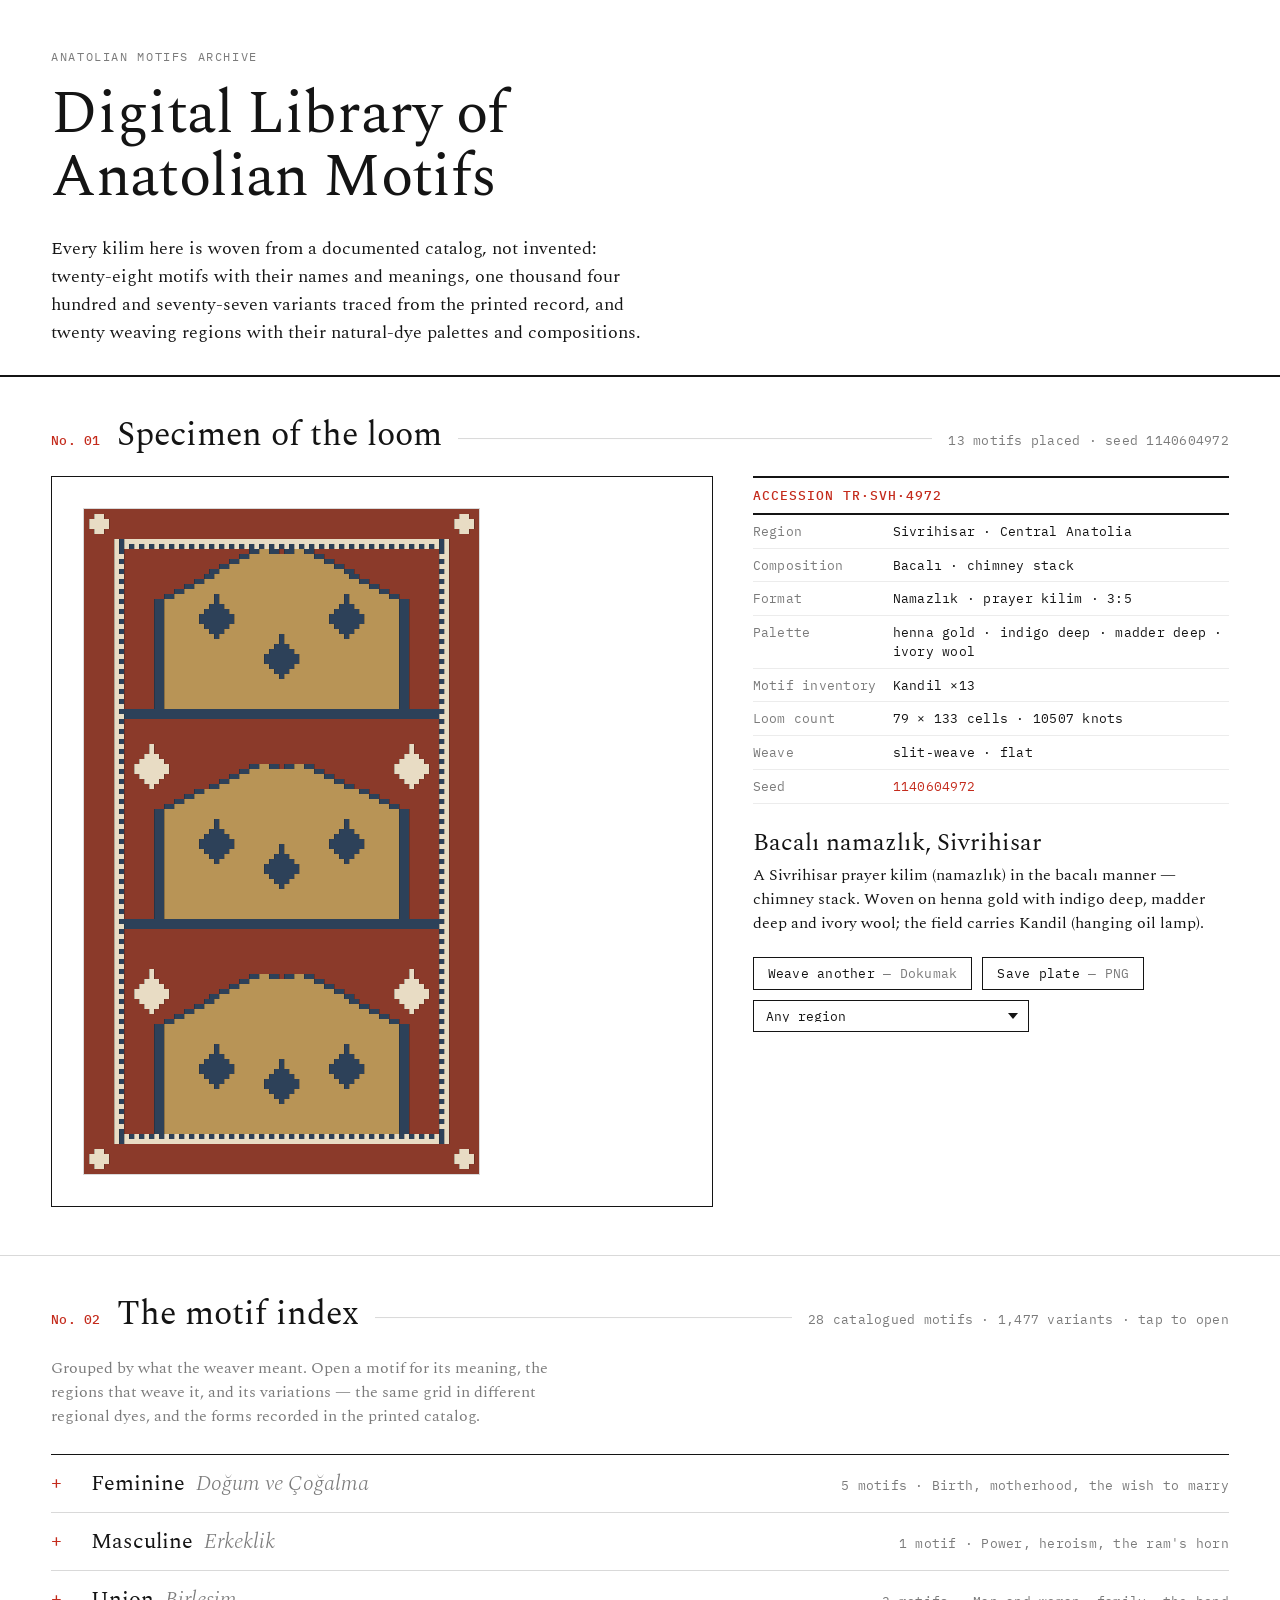
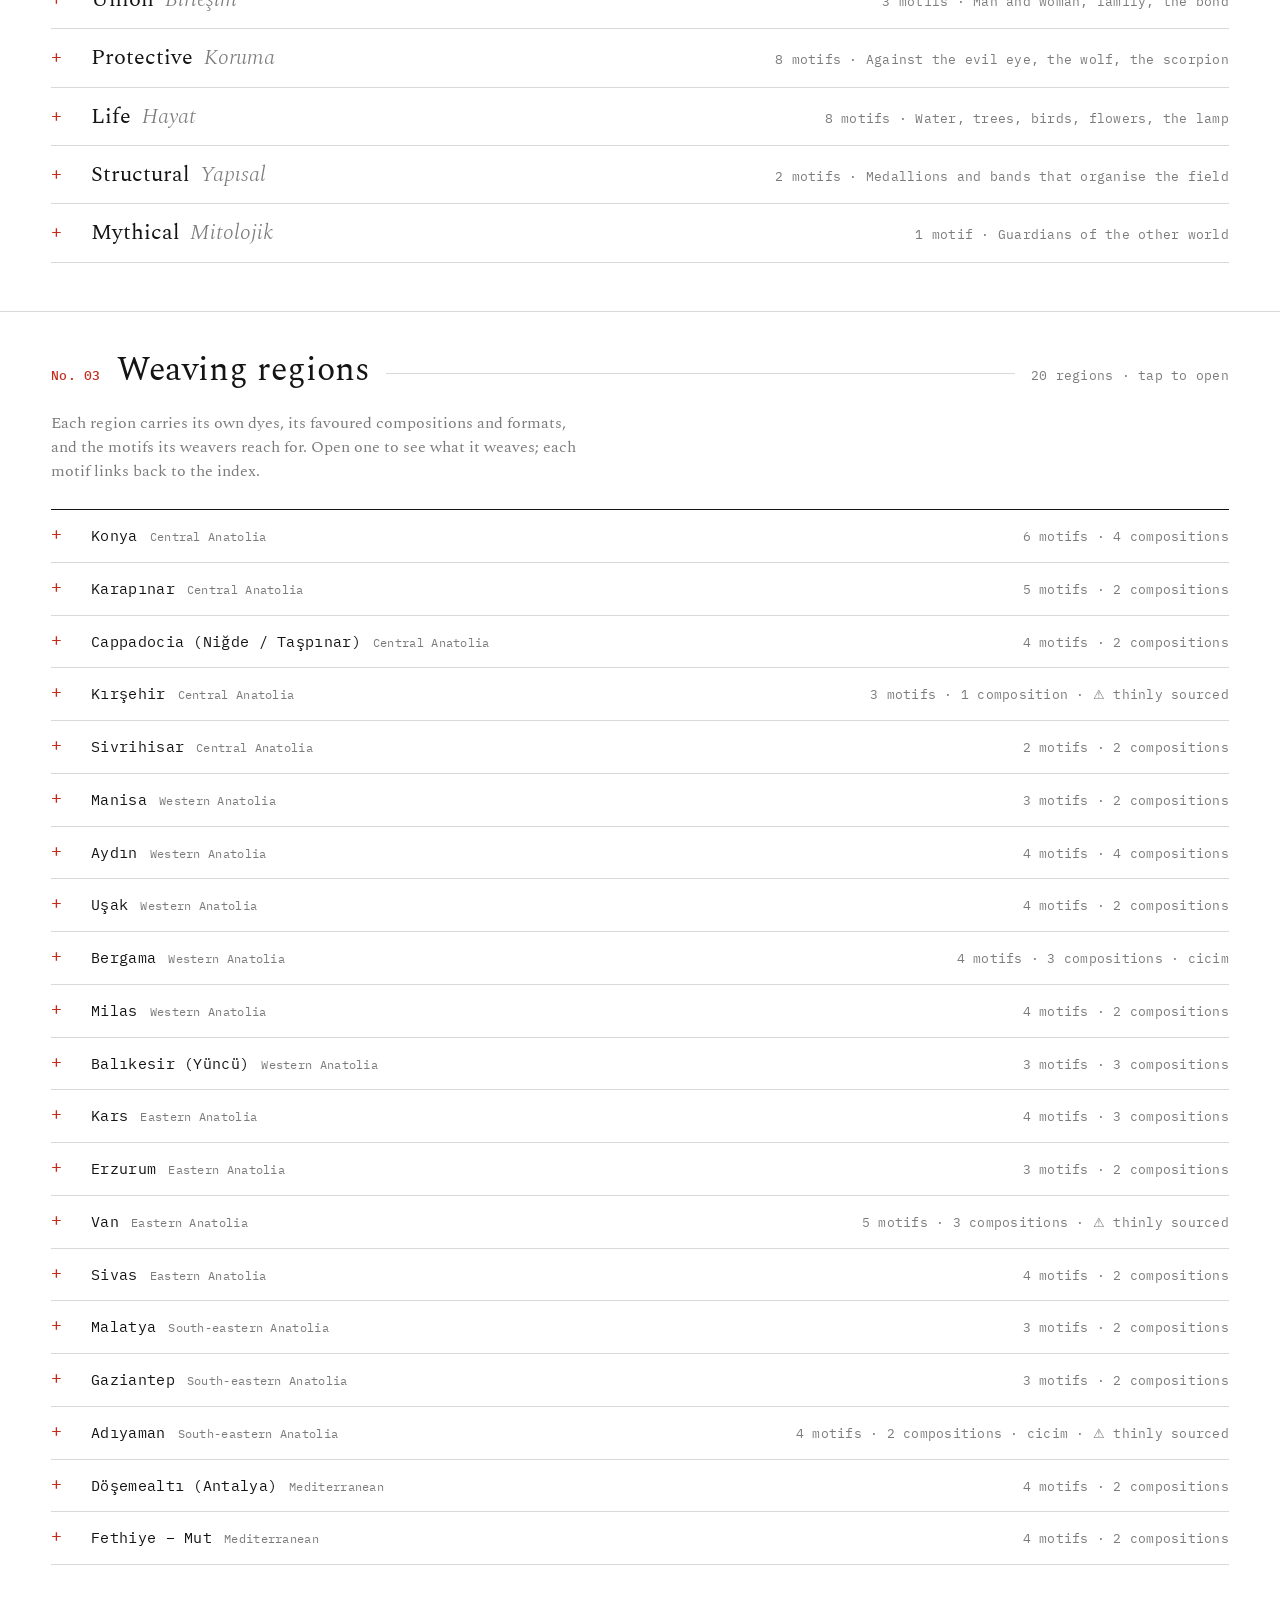
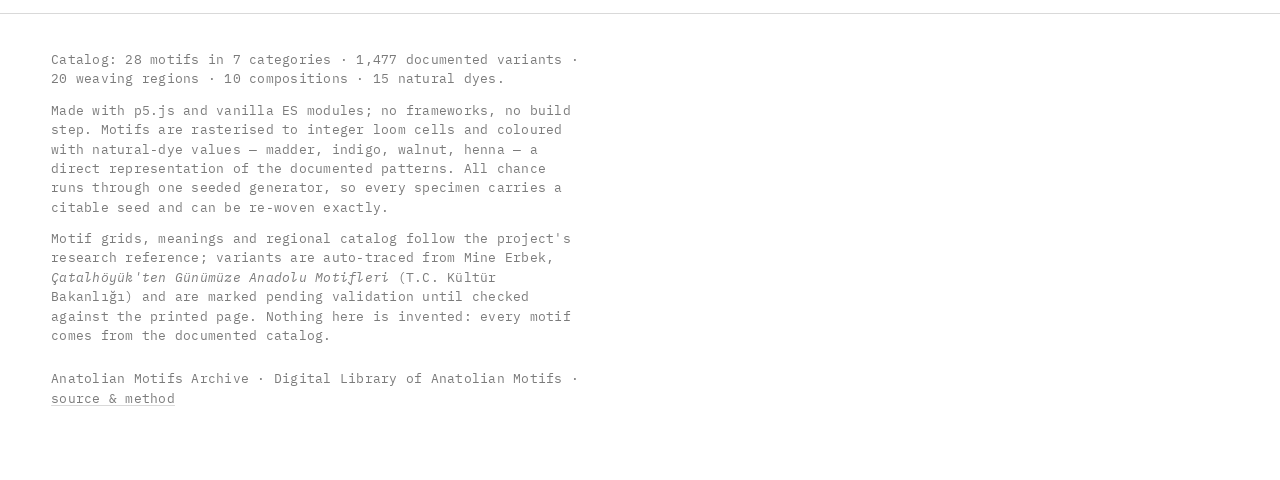
<file: index.html>
<!DOCTYPE html>
<html lang="en">
<head>
  <meta charset="utf-8" />
  <meta name="viewport" content="width=device-width, initial-scale=1" />
  <title>Digital Library of Anatolian Motifs</title>
  <meta name="description" content="A generative, research-grounded digital library of Anatolian kilims: 28 catalogued motifs with 1,477 documented variants, 20 weaving regions, and a live loom that weaves a citable specimen from a seed." />
  <meta name="theme-color" content="#ffffff" />
  <link rel="icon" href="./assets/favicon.svg" type="image/svg+xml" />
  <link rel="apple-touch-icon" href="./assets/favicon-180.png" />

  <meta property="og:type" content="website" />
  <meta property="og:title" content="Digital Library of Anatolian Motifs" />
  <meta property="og:description" content="Real Anatolian kilim motifs, woven live on a simulated loom. 28 motifs, 1,477 documented variants, 20 regions, every specimen citable by seed." />
  <meta property="og:image" content="./assets/og-image.png" />
  <meta property="og:image:width" content="1200" />
  <meta property="og:image:height" content="630" />
  <meta name="twitter:card" content="summary_large_image" />
  <meta name="twitter:title" content="Digital Library of Anatolian Motifs" />
  <meta name="twitter:description" content="Real Anatolian kilim motifs, woven live on a simulated loom. Every specimen carries a citable seed." />
  <meta name="twitter:image" content="./assets/og-image.png" />

  <link rel="preconnect" href="https://fonts.googleapis.com" />
  <link rel="preconnect" href="https://fonts.gstatic.com" crossorigin />
  <link href="https://fonts.googleapis.com/css2?family=IBM+Plex+Mono:ital,wght@0,400;0,500;1,400&family=Spectral:ital,wght@0,300;0,400;0,500;1,300;1,400&display=swap" rel="stylesheet" />
  <link rel="stylesheet" href="./style.css" />
  <!-- p5.js — the only library (CLAUDE.md §1), vendored so the site is self-contained -->
  <script src="./vendor/p5.min.js"></script>
</head>
<body>
  <a class="skip" href="#specimen">Skip to the specimen</a>

  <header class="masthead">
    <p class="eyebrow mono">Anatolian Motifs Archive</p>
    <h1>Digital Library of Anatolian Motifs</h1>
    <p class="lede">Every kilim here is woven from a documented catalog, not invented: twenty-eight motifs with their names and meanings, one thousand four hundred and seventy-seven variants traced from the printed record, and twenty weaving regions with their natural-dye palettes and compositions.</p>
  </header>

  <main>
    <!-- No. 01 — Specimen of the loom -->
    <section class="section" id="specimen" aria-labelledby="h-specimen">
      <div class="section-head">
        <span class="num mono">No. 01</span>
        <h2 id="h-specimen">Specimen of the loom</h2>
        <span class="rule" aria-hidden="true"></span>
        <span class="count mono" id="specimen-count">woven live · citable by seed</span>
      </div>

      <div class="specimen">
        <figure class="plate">
          <div class="mat" id="stage" aria-label="The woven kilim, rendered live on a simulated loom">
            <!-- p5 mounts its canvas here -->
          </div>
          <div class="label mono" id="hover-label" role="status" aria-live="polite" hidden></div>
        </figure>

        <div class="accession">
          <div class="acc-block mono">
            <div class="acc-head" id="acc-number">ACCESSION —</div>
            <dl class="acc-rows">
              <div><dt>Region</dt><dd id="acc-region">—</dd></div>
              <div><dt>Composition</dt><dd id="acc-composition">—</dd></div>
              <div><dt>Format</dt><dd id="acc-format">—</dd></div>
              <div><dt>Palette</dt><dd id="acc-palette">—</dd></div>
              <div><dt>Motif inventory</dt><dd id="acc-inventory">—</dd></div>
              <div><dt>Loom count</dt><dd id="acc-loom">—</dd></div>
              <div><dt>Weave</dt><dd id="acc-weave">—</dd></div>
              <div><dt>Seed</dt><dd id="acc-seed" class="accent">—</dd></div>
            </dl>
          </div>
          <h3 class="spec-title" id="spec-title">—</h3>
          <p class="spec-desc" id="spec-desc">—</p>

          <div class="actions">
            <button class="btn mono" id="btn-weave" type="button">Weave another <span class="tr">— Dokumak</span></button>
            <button class="btn mono" id="btn-save" type="button">Save plate <span class="tr">— PNG</span></button>
            <label class="select mono">
              <span class="visually-hidden">Region</span>
              <select id="sel-region" aria-label="Choose a weaving region for the next specimen">
                <option value="">Any region</option>
              </select>
            </label>
          </div>
        </div>
      </div>
    </section>

    <!-- No. 02 — The motif index -->
    <section class="section" id="index" aria-labelledby="h-index">
      <div class="section-head">
        <span class="num mono">No. 02</span>
        <h2 id="h-index">The motif index</h2>
        <span class="rule" aria-hidden="true"></span>
        <span class="count mono" id="index-count">— catalogued motifs · tap to open</span>
      </div>
      <p class="section-note">Grouped by what the weaver meant. Open a motif for its meaning, the regions that weave it, and its variations — the same grid in different regional dyes, and the forms recorded in the printed catalog.</p>
      <div class="accordion" id="motif-accordion"></div>
    </section>

    <!-- No. 03 — Weaving regions -->
    <section class="section" id="regions" aria-labelledby="h-regions">
      <div class="section-head">
        <span class="num mono">No. 03</span>
        <h2 id="h-regions">Weaving regions</h2>
        <span class="rule" aria-hidden="true"></span>
        <span class="count mono" id="regions-count">— regions · tap to open</span>
      </div>
      <p class="section-note">Each region carries its own dyes, its favoured compositions and formats, and the motifs its weavers reach for. Open one to see what it weaves; each motif links back to the index.</p>
      <div class="accordion" id="region-accordion"></div>
    </section>
  </main>

  <footer class="colophon mono">
    <p id="colophon-sizes">—</p>
    <p>Made with p5.js and vanilla ES modules; no frameworks, no build step. Motifs are rasterised to integer loom cells and coloured with natural-dye values — madder, indigo, walnut, henna — a direct representation of the documented patterns. All chance runs through one seeded generator, so every specimen carries a citable seed and can be re-woven exactly.</p>
    <p>Motif grids, meanings and regional catalog follow the project's research reference; variants are auto-traced from Mine Erbek, <i>Çatalhöyük'ten Günümüze Anadolu Motifleri</i> (T.C. Kültür Bakanlığı) and are marked pending validation until checked against the printed page. Nothing here is invented: every motif comes from the documented catalog.</p>
    <p class="quiet">Anatolian Motifs Archive · Digital Library of Anatolian Motifs · <a id="colophon-repo" href="./README.md">source &amp; method</a></p>
  </footer>

  <script type="module" src="./src/sketch.js"></script>
</body>
</html>
</file>
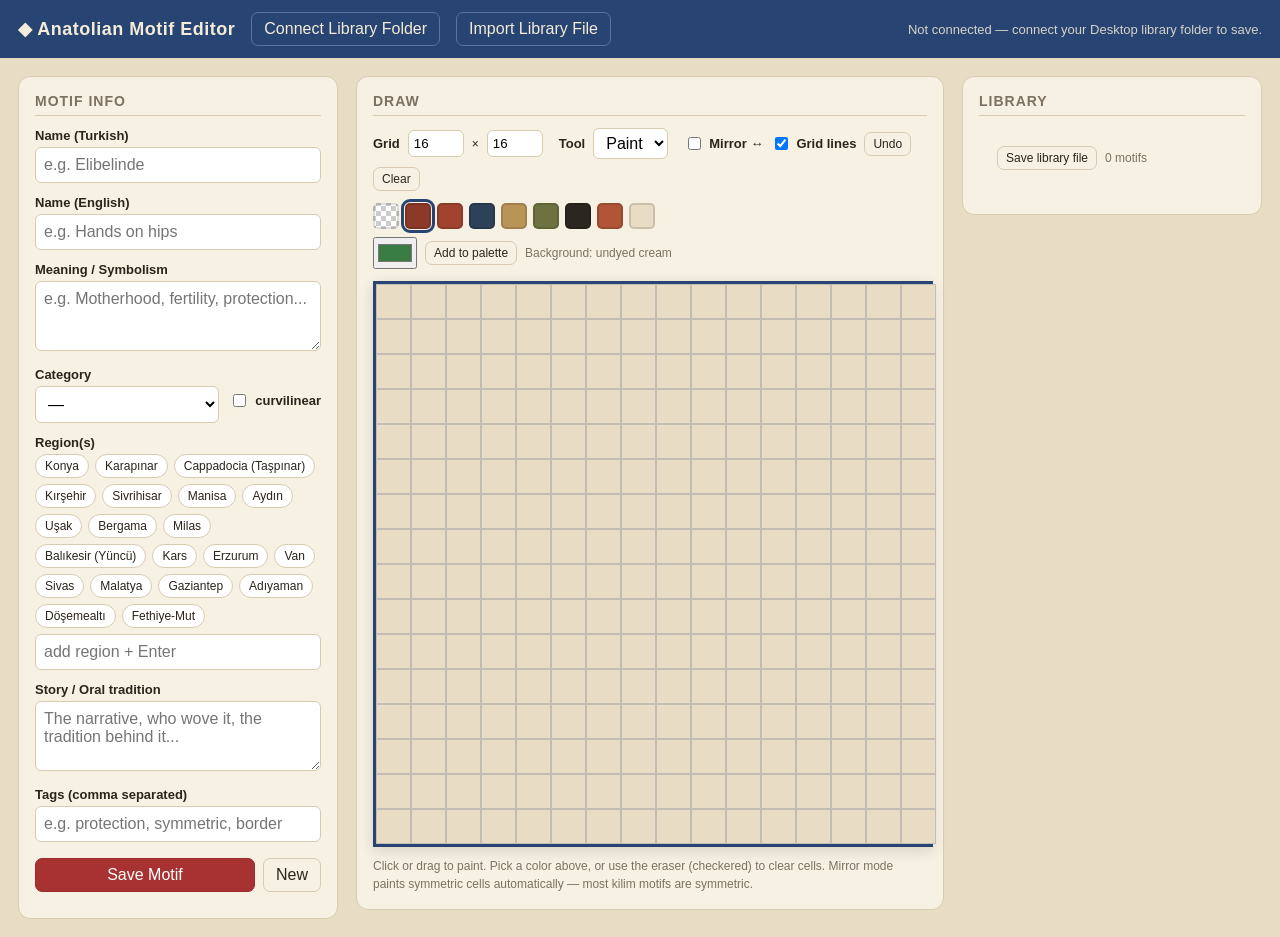
<file: motif-editor.html>
<!DOCTYPE html>
<html lang="en">
<head>
<meta charset="UTF-8">
<meta name="viewport" content="width=device-width, initial-scale=1.0">
<title>Anatolian Motif Editor</title>
<style>
  :root{
    --cream:#efe6d0; --ink:#2b241c; --madder:#a83232; --indigo:#274472;
    --panel:#f7f1e3; --line:#d8cbb0; --accent:#9b2d2d; --muted:#7d7160;
  }
  *{box-sizing:border-box;}
  body{margin:0;font-family:-apple-system,Segoe UI,Roboto,Helvetica,Arial,sans-serif;
    background:#e7dcc4;color:var(--ink);}
  header{background:var(--indigo);color:#f4ecd8;padding:12px 18px;display:flex;
    align-items:center;gap:16px;flex-wrap:wrap;}
  header h1{font-size:18px;margin:0;letter-spacing:.5px;}
  header .status{font-size:13px;opacity:.85;margin-left:auto;}
  button{font:inherit;border:1px solid var(--line);background:var(--panel);color:var(--ink);
    padding:7px 12px;border-radius:7px;cursor:pointer;}
  button:hover{background:#fff;}
  button.primary{background:var(--madder);color:#fff;border-color:var(--accent);}
  button.primary:hover{background:#8f2a2a;}
  button.ghost{background:transparent;color:#f4ecd8;border-color:#5a749b;}
  button.ghost:hover{background:#31527f;}
  button.small{padding:4px 8px;font-size:12px;}
  .wrap{display:flex;gap:18px;padding:18px;align-items:flex-start;flex-wrap:wrap;}
  .col{background:var(--panel);border:1px solid var(--line);border-radius:12px;padding:16px;}
  .col.form{width:320px;}
  .col.canvas{flex:1;min-width:360px;}
  .col.gallery{width:300px;}
  h2{font-size:14px;text-transform:uppercase;letter-spacing:1px;color:var(--muted);
    margin:0 0 12px;border-bottom:1px solid var(--line);padding-bottom:6px;}
  label{display:block;font-size:13px;font-weight:600;margin:12px 0 4px;}
  input[type=text],textarea,select{width:100%;padding:8px;border:1px solid var(--line);
    border-radius:6px;background:#fff;font:inherit;}
  textarea{resize:vertical;min-height:70px;}
  .regions{display:flex;flex-wrap:wrap;gap:6px;margin-top:4px;}
  .chip{font-size:12px;padding:4px 9px;border:1px solid var(--line);border-radius:20px;
    background:#fff;cursor:pointer;user-select:none;}
  .chip.on{background:var(--indigo);color:#fff;border-color:var(--indigo);}
  .toolbar{display:flex;flex-wrap:wrap;gap:8px;align-items:center;margin-bottom:12px;}
  .palette{display:flex;flex-wrap:wrap;gap:6px;margin:8px 0;}
  .sw{width:26px;height:26px;border-radius:5px;border:2px solid #0002;cursor:pointer;position:relative;}
  .sw.on{outline:3px solid var(--indigo);outline-offset:1px;}
  .sw.erase{background:repeating-conic-gradient(#ccc 0% 25%,#fff 0% 50%) 50%/10px 10px;}
  #gridHost{display:inline-block;border:3px solid var(--indigo);background:var(--cream);
    line-height:0;box-shadow:0 4px 14px #0002;touch-action:none;}
  .cell{width:100%;height:100%;}
  #gridHost.lines .cell{box-shadow:inset 0 0 0 1px rgba(39,68,114,.20);}
  .gitem{display:flex;gap:10px;align-items:center;padding:7px;border:1px solid var(--line);
    border-radius:8px;margin-bottom:8px;background:#fff;}
  .gitem img{width:46px;height:46px;image-rendering:pixelated;border:1px solid var(--line);background:var(--cream);}
  .gitem .meta{flex:1;min-width:0;}
  .gitem .meta b{font-size:13px;display:block;overflow:hidden;text-overflow:ellipsis;white-space:nowrap;}
  .gitem .meta span{font-size:11px;color:var(--muted);}
  .hint{font-size:12px;color:var(--muted);line-height:1.5;margin-top:10px;}
  .row{display:flex;gap:8px;align-items:center;}
  .row.wrap{flex-wrap:wrap;}
  select.mini{width:auto;padding:5px 8px;}
</style>
</head>
<body>
<header>
  <h1>◆ Anatolian Motif Editor</h1>
  <button class="ghost" id="btnConnect">Connect Library Folder</button>
  <button class="ghost" id="btnImport">Import Library File</button>
  <span class="status" id="status">Not connected — connect your Desktop library folder to save.</span>
</header>

<div class="wrap">
  <!-- METADATA -->
  <div class="col form">
    <h2>Motif Info</h2>
    <label>Name (Turkish)</label>
    <input type="text" id="nameTr" placeholder="e.g. Elibelinde">
    <label>Name (English)</label>
    <input type="text" id="nameEn" placeholder="e.g. Hands on hips">
    <label>Meaning / Symbolism</label>
    <textarea id="meaning" placeholder="e.g. Motherhood, fertility, protection..."></textarea>
    <div class="row" style="gap:10px;">
      <div style="flex:1;">
        <label>Category</label>
        <select id="category">
          <option value="">—</option>
          <option value="protective">protective</option>
          <option value="feminine">feminine</option>
          <option value="masculine">masculine</option>
          <option value="union">union</option>
          <option value="life">life</option>
          <option value="mythical">mythical</option>
          <option value="structural">structural</option>
        </select>
      </div>
      <label style="display:flex;align-items:center;gap:6px;margin-top:26px;white-space:nowrap;">
        <input type="checkbox" id="curv"> curvilinear</label>
    </div>
    <label>Region(s)</label>
    <div class="regions" id="regions"></div>
    <input type="text" id="regionAdd" placeholder="add region + Enter" style="margin-top:6px;">
    <label>Story / Oral tradition</label>
    <textarea id="story" placeholder="The narrative, who wove it, the tradition behind it..."></textarea>
    <label>Tags (comma separated)</label>
    <input type="text" id="tags" placeholder="e.g. protection, symmetric, border">
    <div class="row" style="margin-top:16px;gap:8px;">
      <button class="primary" id="btnSave" style="flex:1;">Save Motif</button>
      <button id="btnNew">New</button>
    </div>
    <div class="hint" id="editingHint"></div>
  </div>

  <!-- CANVAS -->
  <div class="col canvas">
    <h2>Draw</h2>
    <div class="toolbar">
      <span style="font-size:13px;font-weight:600;">Grid</span>
      <input type="number" id="gw" min="3" max="128" value="16" title="width (columns)"
        style="width:56px;padding:5px;border:1px solid var(--line);border-radius:6px;">
      <span style="font-size:12px;">×</span>
      <input type="number" id="gh" min="3" max="128" value="16" title="height (rows)"
        style="width:56px;padding:5px;border:1px solid var(--line);border-radius:6px;">
      <span style="font-size:13px;font-weight:600;margin-left:8px;">Tool</span>
      <select class="mini" id="tool">
        <option value="paint">Paint</option>
        <option value="fill">Fill</option>
      </select>
      <label style="display:inline-flex;align-items:center;gap:5px;font-size:13px;font-weight:600;margin:0 0 0 8px;">
        <input type="checkbox" id="mirror"> Mirror ↔</label>
      <label style="display:inline-flex;align-items:center;gap:5px;font-size:13px;font-weight:600;margin:0;">
        <input type="checkbox" id="gridLines" checked> Grid lines</label>
      <button class="small" id="btnUndo">Undo</button>
      <button class="small" id="btnClear">Clear</button>
    </div>
    <div class="palette" id="palette"></div>
    <div class="row" style="margin-bottom:12px;">
      <input type="color" id="colorPick" value="#3a7d44" style="width:44px;height:32px;padding:2px;">
      <button class="small" id="btnAddColor">Add to palette</button>
      <span class="hint" style="margin:0;">Background: undyed cream</span>
    </div>
    <div id="gridHost"></div>
    <div class="hint">Click or drag to paint. Pick a color above, or use the eraser (checkered) to clear cells. Mirror mode paints symmetric cells automatically — most kilim motifs are symmetric.</div>
  </div>

  <!-- GALLERY -->
  <div class="col gallery">
    <h2>Library</h2>
    <div class="row wrap" style="margin-bottom:10px;">
      <button class="small" id="btnExportAll">Save library file</button>
      <span class="hint" style="margin:0;" id="countHint">0 motifs</span>
    </div>
    <div id="gallery"></div>
  </div>
</div>

<script>
/* ---------- State ---------- */
let COLS = 16, ROWS = 16;    // grid width (columns) and height (rows)
let BG = '#E8DCC4';          // undyed ivory wool ground
let cells = [];              // 2D array [ROWS][COLS] of hex or null
let palette = ['#8B3A2A','#A0432F','#2D4159','#B89456','#6E7240','#2C2620','#B05535','#E8DCC4'];
let current = palette[0];
let erasing = false;
let history = [];
let painting = false;
let editingId = null;        // if editing an existing motif
let dirHandle = null;        // File System Access folder handle
let library = [];            // in-memory index of {id,nameTr,nameEn,...,thumb}
const selectedRegions = new Set();
const REGIONS = ['Konya','Karapınar','Cappadocia (Taşpınar)','Kırşehir','Sivrihisar',
  'Manisa','Aydın','Uşak','Bergama','Milas','Balıkesir (Yüncü)','Kars','Erzurum','Van',
  'Sivas','Malatya','Gaziantep','Adıyaman','Döşemealtı','Fethiye-Mut'];
const CATEGORIES = ['','protective','feminine','masculine','union','life','mythical','structural'];

/* ---------- Grid ---------- */
function blankCells(w,h){return Array.from({length:h},()=>Array.from({length:w},()=>null));}
function buildGrid(){
  const host=document.getElementById('gridHost');
  // grids now go to 128 (border bands); allow cells down to 4px so wide bands still fit
  const px=Math.max(4,Math.floor(560/Math.max(COLS,ROWS)));
  const gl=document.getElementById('gridLines');
  host.classList.toggle('lines', gl?gl.checked:true);
  host.style.display='grid';
  host.style.gridTemplateColumns='repeat('+COLS+','+px+'px)';
  host.style.gridAutoRows=px+'px';
  host.style.width=(px*COLS)+'px';
  host.innerHTML='';
  for(let r=0;r<ROWS;r++){
    for(let c=0;c<COLS;c++){
      const d=document.createElement('div');
      d.className='cell';
      d.style.background=cells[r][c]||BG;
      d.dataset.r=r;d.dataset.c=c;
      host.appendChild(d);
    }
  }
}
// Resize while preserving whatever already overlaps (so validating a motif never wipes it)
function resizeGrid(w,h){
  w=Math.max(3,Math.min(128,w||COLS));h=Math.max(3,Math.min(128,h||ROWS));
  const nc=blankCells(w,h);
  for(let r=0;r<Math.min(h,ROWS);r++)for(let c=0;c<Math.min(w,COLS);c++)nc[r][c]=cells[r][c];
  COLS=w;ROWS=h;cells=nc;syncSizeInputs();buildGrid();
}
function syncSizeInputs(){const gw=document.getElementById('gw'),gh=document.getElementById('gh');
  if(gw)gw.value=COLS;if(gh)gh.value=ROWS;}
function paintCell(r,c){
  if(r<0||c<0||r>=ROWS||c>=COLS)return;
  cells[r][c]=erasing?null:current;
}
function mirrorTargets(r,c){
  // Simple left–right mirror only. Reflects across the vertical centre line.
  if(document.getElementById('mirror').checked && c!==COLS-1-c)return [[r,c],[r,COLS-1-c]];
  return [[r,c]];
}
function applyAt(r,c){
  const tool=document.getElementById('tool').value;
  if(tool==='fill'){floodFill(r,c);}
  else{mirrorTargets(r,c).forEach(([rr,cc])=>paintCell(rr,cc));}
  refreshCells();
}
function floodFill(r,c){
  const target=cells[r][c];const repl=erasing?null:current;
  if(target===repl)return;
  const stack=[[r,c]];
  while(stack.length){
    const [y,x]=stack.pop();
    if(y<0||x<0||y>=ROWS||x>=COLS)continue;
    if(cells[y][x]!==target)continue;
    cells[y][x]=repl;
    stack.push([y+1,x],[y-1,x],[y,x+1],[y,x-1]);
  }
}
function refreshCells(){
  const host=document.getElementById('gridHost');
  [...host.children].forEach(d=>{
    d.style.background=cells[+d.dataset.r][+d.dataset.c]||BG;
  });
}
function pushHistory(){
  history.push(JSON.stringify(cells));
  if(history.length>40)history.shift();
}

/* ---------- Palette ---------- */
function renderPalette(){
  const p=document.getElementById('palette');p.innerHTML='';
  const er=document.createElement('div');
  er.className='sw erase'+(erasing?' on':'');
  er.title='Eraser';
  er.onclick=()=>{erasing=true;current=null;renderPalette();};
  p.appendChild(er);
  palette.forEach(col=>{
    const s=document.createElement('div');
    s.className='sw'+(!erasing&&current===col?' on':'');
    s.style.background=col;s.title=col;
    s.onclick=()=>{erasing=false;current=col;renderPalette();};
    p.appendChild(s);
  });
}

/* ---------- Regions ---------- */
function renderRegions(){
  const host=document.getElementById('regions');host.innerHTML='';
  REGIONS.forEach(rg=>{
    const c=document.createElement('span');
    c.className='chip'+(selectedRegions.has(rg)?' on':'');
    c.textContent=rg;
    c.onclick=()=>{selectedRegions.has(rg)?selectedRegions.delete(rg):selectedRegions.add(rg);renderRegions();};
    host.appendChild(c);
  });
}

/* ---------- PNG ---------- */
function toPNGDataURL(scale=16){
  const cv=document.createElement('canvas');cv.width=COLS*scale;cv.height=ROWS*scale;
  const g=cv.getContext('2d');
  g.fillStyle=BG;g.fillRect(0,0,cv.width,cv.height);
  for(let r=0;r<ROWS;r++)for(let c=0;c<COLS;c++){
    if(cells[r][c]){g.fillStyle=cells[r][c];g.fillRect(c*scale,r*scale,scale,scale);}
  }
  return cv.toDataURL('image/png');
}
function dataURLtoBlob(u){const [h,b]=u.split(',');const bin=atob(b);const a=new Uint8Array(bin.length);
  for(let i=0;i<bin.length;i++)a[i]=bin.charCodeAt(i);return new Blob([a],{type:'image/png'});}

/* ---------- Collect / Load form ---------- */
function slug(s){return (s||'motif').toLowerCase().normalize('NFD').replace(/[̀-ͯ]/g,'')
  .replace(/[^a-z0-9]+/g,'-').replace(/^-+|-+$/g,'').slice(0,32)||'motif';}
function makeId(){return slug(val('nameEn')||val('nameTr'))+'-'+Date.now().toString(36);}
function collectMotif(id){
  return {
    id,
    nameTr:val('nameTr'),nameEn:val('nameEn'),meaning:val('meaning'),
    category:document.getElementById('category').value,
    curvilinear:document.getElementById('curv').checked,
    regions:[...selectedRegions],story:val('story'),
    tags:val('tags').split(',').map(s=>s.trim()).filter(Boolean),
    gridW:COLS,gridH:ROWS,background:BG,palette:[...palette],cells,
    createdAt:(findLib(id)?.createdAt)||now(),updatedAt:now()
  };
}
function loadMotif(m){
  editingId=m.id;
  COLS=m.gridW||m.gridSize||16;ROWS=m.gridH||m.gridSize||16;
  BG=m.background||'#E8DCC4';
  cells=m.cells.map(row=>row.slice());
  palette=m.palette&&m.palette.length?m.palette.slice():palette;current=palette[0];erasing=false;
  syncSizeInputs();
  set('nameTr',m.nameTr);set('nameEn',m.nameEn);set('meaning',m.meaning);
  set('story',m.story);set('tags',(m.tags||[]).join(', '));
  document.getElementById('category').value=m.category||'';
  document.getElementById('curv').checked=!!m.curvilinear;
  selectedRegions.clear();(m.regions||[]).forEach(r=>selectedRegions.add(r));
  renderPalette();renderRegions();buildGrid();
  document.getElementById('editingHint').textContent='Editing: '+(m.nameTr||m.id);
  history=[];
}
function newMotif(){
  editingId=null;cells=blankCells(COLS,ROWS);
  ['nameTr','nameEn','meaning','story','tags'].forEach(k=>set(k,''));
  document.getElementById('category').value='';document.getElementById('curv').checked=false;
  selectedRegions.clear();renderRegions();buildGrid();
  document.getElementById('editingHint').textContent='';
}
const val=id=>document.getElementById(id).value.trim();
const set=(id,v)=>document.getElementById(id).value=v||'';
const now=()=>new Date().toISOString();
const findLib=id=>library.find(m=>m.id===id);

/* ---------- Persistence: File System Access ---------- */
/* remember the chosen folder across page reloads */
let pendingHandle=null;
function idbReq(mode,fn){return new Promise((res,rej)=>{const r=indexedDB.open('amel-store',1);
  r.onupgradeneeded=()=>r.result.createObjectStore('kv');
  r.onsuccess=()=>{const tx=r.result.transaction('kv',mode);const os=tx.objectStore('kv');
    const q=fn(os);tx.oncomplete=()=>res(q&&q.result);tx.onerror=()=>rej(tx.error);};
  r.onerror=()=>rej(r.error);});}
const idbSet=(k,v)=>idbReq('readwrite',os=>os.put(v,k));
const idbGet=k=>idbReq('readonly',os=>os.get(k));

async function connectFolder(){
  try{
    let h=pendingHandle||await idbGet('dir');
    if(h){const p=await h.requestPermission({mode:'readwrite'});if(p==='granted')dirHandle=h;}
    if(!dirHandle){
      if(!window.showDirectoryPicker){
        alert('Your browser cannot save to a folder directly. Please use Chrome or Edge.');return;}
      dirHandle=await window.showDirectoryPicker({mode:'readwrite'});
    }
    pendingHandle=null;
    try{await idbSet('dir',dirHandle);}catch(e){}
    await loadLibraryFromFolder();
    setStatus('Connected: '+dirHandle.name+' — saving is live.');
  }catch(e){/* cancelled */}
}
async function tryRestore(){
  try{const h=await idbGet('dir');if(!h)return;pendingHandle=h;
    const p=await h.queryPermission({mode:'readwrite'});
    if(p==='granted'){dirHandle=h;await loadLibraryFromFolder();
      setStatus('Reconnected: '+h.name+' — saving is live.');}
    else{setStatus('Click "Connect Library Folder" to reconnect '+h.name+' (one approval).');}
  }catch(e){}
}
async function ensureMotifsDir(){return dirHandle.getDirectoryHandle('motifs',{create:true});}
async function writeFile(handle,name,contents){
  const fh=await handle.getFileHandle(name,{create:true});
  const w=await fh.createWritable();await w.write(contents);await w.close();
}
async function saveToFolder(m,pngBlob){
  const md=await ensureMotifsDir();
  await writeFile(md,m.id+'.json',JSON.stringify(m,null,2));
  await writeFile(md,m.id+'.png',pngBlob);
  // update index
  const idx=library.map(x=>({id:x.id,nameTr:x.nameTr,nameEn:x.nameEn,category:x.category,
    regions:x.regions,tags:x.tags,gridW:x.gridW,gridH:x.gridH,createdAt:x.createdAt,updatedAt:x.updatedAt}));
  await writeFile(dirHandle,'library-index.json',JSON.stringify(idx,null,2));
}
async function loadLibraryFromFolder(){
  library=[];
  try{
    const md=await dirHandle.getDirectoryHandle('motifs',{create:true});
    for await(const [name,h] of md.entries()){
      if(name.endsWith('.json')){
        const f=await h.getFile();const m=JSON.parse(await f.text());
        m.thumb=motifThumb(m);library.push(m);
      }
    }
  }catch(e){}
  library.sort((a,b)=>(a.createdAt||'').localeCompare(b.createdAt||''));
  renderGallery();
}
function motifThumb(m){
  const w=m.gridW||m.gridSize||16,h=m.gridH||m.gridSize||16,s=8;
  const cv=document.createElement('canvas');cv.width=w*s;cv.height=h*s;
  const g=cv.getContext('2d');g.fillStyle=m.background||'#E8DCC4';g.fillRect(0,0,cv.width,cv.height);
  for(let r=0;r<h;r++)for(let c=0;c<w;c++){
    if(m.cells[r]&&m.cells[r][c]){g.fillStyle=m.cells[r][c];g.fillRect(c*s,r*s,s,s);}}
  return cv.toDataURL('image/png');
}

/* ---------- Persistence: Export / Import fallback ---------- */
function download(name,blobOrStr,type){
  const blob=blobOrStr instanceof Blob?blobOrStr:new Blob([blobOrStr],{type:type||'text/plain'});
  const a=document.createElement('a');a.href=URL.createObjectURL(blob);a.download=name;a.click();
  setTimeout(()=>URL.revokeObjectURL(a.href),1000);
}
async function exportLibrary(){
  if(!dirHandle){alert('Connect your library folder first (button at the top). Then this saves library.json straight into it — no downloads.');return;}
  const clean=library.map(({thumb,...m})=>m);
  try{await writeFile(dirHandle,'library.json',JSON.stringify(clean,null,2));
    setStatus('Saved library.json into '+dirHandle.name+'.');}
  catch(e){setStatus('Error saving library.json: '+e.message);}
}
function importLibrary(){
  const inp=document.createElement('input');inp.type='file';inp.accept='.json';
  inp.onchange=async()=>{const f=inp.files[0];if(!f)return;
    const arr=JSON.parse(await f.text());
    arr.forEach(m=>{m.thumb=motifThumb(m);
      const i=library.findIndex(x=>x.id===m.id);i>=0?library[i]=m:library.push(m);});
    renderGallery();setStatus('Imported '+arr.length+' motifs (in memory). Use Export to save.');
  };inp.click();
}

/* ---------- Save flow ---------- */
async function saveMotif(){
  if(!val('nameTr')&&!val('nameEn')){alert('Give the motif a name first.');return;}
  if(!dirHandle){alert('Connect your library folder first — click "Connect Library Folder" at the top.');return;}
  // Same name as the motif currently open => update it; otherwise store a brand-new motif.
  const prev=editingId?findLib(editingId):null;
  const sameName=prev&&(prev.nameTr||'')===val('nameTr')&&(prev.nameEn||'')===val('nameEn');
  const id=sameName?editingId:makeId();
  const m=collectMotif(id);
  const png=dataURLtoBlob(toPNGDataURL());
  m.thumb=motifThumb(m);
  const i=library.findIndex(x=>x.id===m.id);
  i>=0?library[i]=m:library.push(m);
  try{await saveToFolder(m,png);setStatus('Saved "'+(m.nameTr||m.nameEn)+'" to '+dirHandle.name+'.');}
  catch(e){setStatus('Save error: '+e.message);}
  editingId=m.id;document.getElementById('editingHint').textContent='Editing: '+(m.nameTr||m.id);
  renderGallery();
}

/* ---------- Gallery ---------- */
function renderGallery(){
  const g=document.getElementById('gallery');g.innerHTML='';
  document.getElementById('countHint').textContent=library.length+' motif'+(library.length===1?'':'s');
  library.forEach(m=>{
    const d=document.createElement('div');d.className='gitem';
    d.innerHTML=`<img src="${m.thumb||motifThumb(m)}"><div class="meta">
      <b>${m.nameTr||m.nameEn||m.id}</b><span>${(m.regions||[]).join(', ')||'—'}</span></div>`;
    const load=document.createElement('button');load.className='small';load.textContent='Edit';
    load.onclick=()=>loadMotif(m);
    const del=document.createElement('button');del.className='small';del.textContent='✕';
    del.title='Remove';del.onclick=()=>removeMotif(m.id);
    d.appendChild(load);d.appendChild(del);g.appendChild(d);
  });
}
async function removeMotif(id){
  if(!confirm('Remove this motif from the library?'))return;
  library=library.filter(m=>m.id!==id);
  if(dirHandle){try{const md=await dirHandle.getDirectoryHandle('motifs');
    await md.removeEntry(id+'.json').catch(()=>{});await md.removeEntry(id+'.png').catch(()=>{});
    const idx=library.map(({thumb,...m})=>m);
    await writeFile(dirHandle,'library-index.json',JSON.stringify(idx,null,2));}catch(e){}}
  if(editingId===id)newMotif();
  renderGallery();
}

/* ---------- Utils ---------- */
function setStatus(s){document.getElementById('status').textContent=s;}

/* ---------- Events ---------- */
function bind(){
  const host=document.getElementById('gridHost');
  let lastKey='';
  const cellFrom=t=>(t&&t.classList&&t.classList.contains('cell'))?[+t.dataset.r,+t.dataset.c]:null;
  function stroke(r,c){
    if(document.getElementById('tool').value==='fill'){floodFill(r,c);}
    else{mirrorTargets(r,c).forEach(([rr,cc])=>paintCell(rr,cc));}
    refreshCells();
  }
  host.addEventListener('mousedown',e=>{const p=cellFrom(e.target);if(!p)return;
    e.preventDefault();pushHistory();painting=true;lastKey=p.join(',');stroke(p[0],p[1]);});
  host.addEventListener('mouseover',e=>{if(!painting)return;const p=cellFrom(e.target);if(!p)return;
    const k=p.join(',');if(k===lastKey)return;lastKey=k;
    if(document.getElementById('tool').value==='paint')stroke(p[0],p[1]);});
  window.addEventListener('mouseup',()=>{painting=false;lastKey='';});

  const applySize=()=>resizeGrid(parseInt(document.getElementById('gw').value,10),
    parseInt(document.getElementById('gh').value,10));
  document.getElementById('gw').onchange=applySize;
  document.getElementById('gh').onchange=applySize;
  document.getElementById('btnUndo').onclick=()=>{if(history.length){cells=JSON.parse(history.pop());refreshCells();}};
  document.getElementById('btnClear').onclick=()=>{pushHistory();cells=blankCells(COLS,ROWS);refreshCells();};
  document.getElementById('btnAddColor').onclick=()=>{const c=document.getElementById('colorPick').value;
    if(!palette.includes(c))palette.push(c);current=c;erasing=false;renderPalette();};
  document.getElementById('btnConnect').onclick=connectFolder;
  document.getElementById('btnImport').onclick=importLibrary;
  document.getElementById('btnExportAll').onclick=exportLibrary;
  document.getElementById('gridLines').onchange=e=>{
    document.getElementById('gridHost').classList.toggle('lines',e.target.checked);};
  document.getElementById('btnSave').onclick=saveMotif;
  document.getElementById('btnNew').onclick=newMotif;
  document.getElementById('regionAdd').addEventListener('keydown',e=>{
    if(e.key==='Enter'&&e.target.value.trim()){const v=e.target.value.trim();
      if(!REGIONS.includes(v))REGIONS.push(v);selectedRegions.add(v);e.target.value='';renderRegions();}});
}

/* ---------- Init ---------- */
cells=blankCells(COLS,ROWS);
renderPalette();renderRegions();syncSizeInputs();buildGrid();bind();renderGallery();tryRestore();
</script>
</body>
</html>
</file>
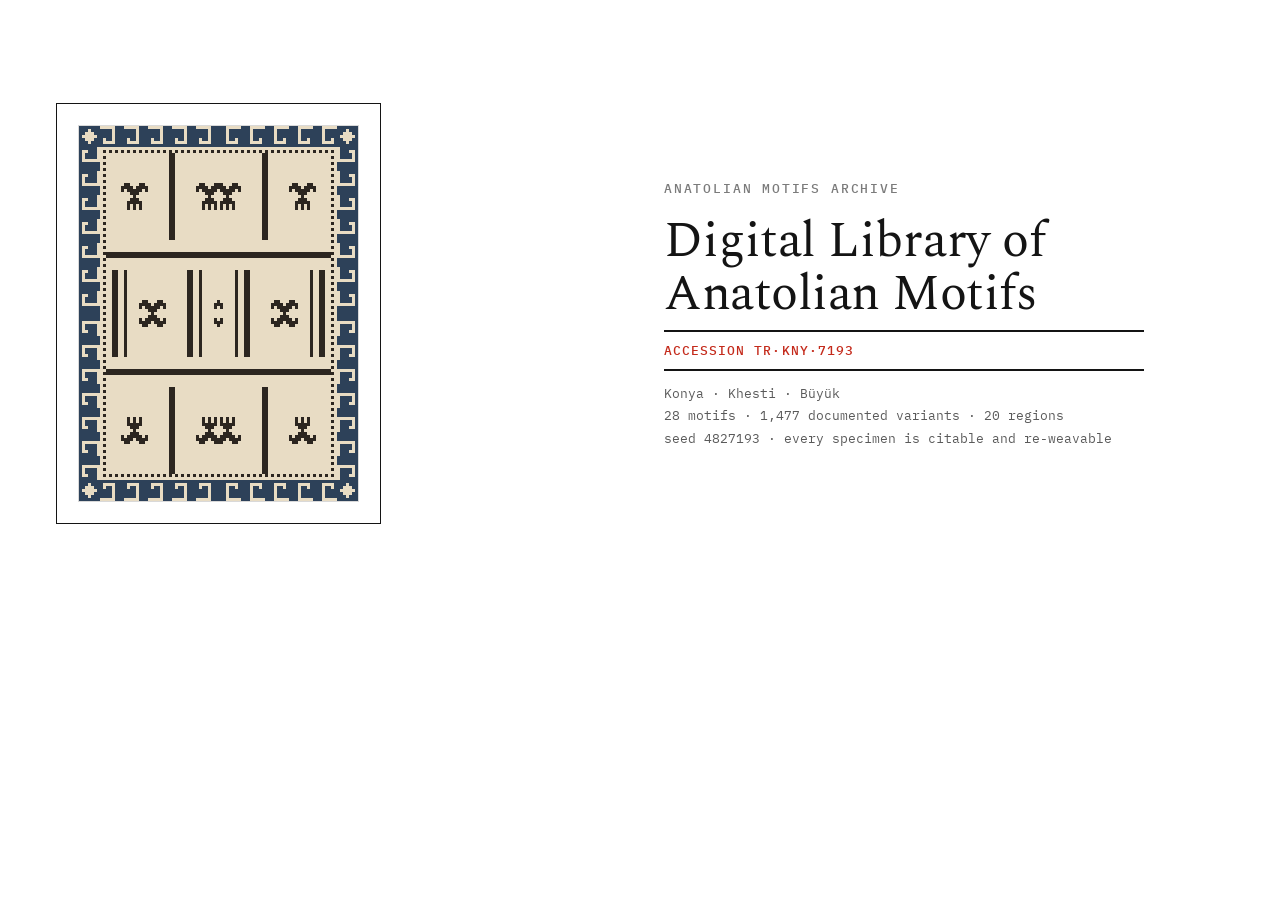
<file: tools/og.html>
<!DOCTYPE html>
<html lang="en"><head><meta charset="utf-8"><title>OG plate</title>
<link href="https://fonts.googleapis.com/css2?family=IBM+Plex+Mono:wght@400;500&family=Spectral:ital,wght@0,400;1,300&display=swap" rel="stylesheet">
<style>
  html,body{margin:0;background:#fff;color:#141414;width:1200px;height:630px;overflow:hidden}
  .wrap{display:grid;grid-template-columns:560px 1fr;gap:48px;padding:44px 56px;height:630px;box-sizing:border-box;align-items:center}
  .mat{border:1px solid #141414;padding:22px;background:#fff;display:inline-block}
  .mat canvas{display:block;outline:1px solid rgba(20,20,20,.16)}
  .eyebrow{font:500 13px "IBM Plex Mono",monospace;letter-spacing:.14em;text-transform:uppercase;color:rgba(20,20,20,.56);margin:0 0 18px}
  h1{font:400 50px/1.05 Spectral,Georgia,serif;margin:0 0 10px;letter-spacing:-.01em}
  .sub{font:300 italic 24px Spectral,serif;color:rgba(20,20,20,.56);margin:0 0 28px}
  .acc{font:500 13px "IBM Plex Mono",monospace;color:#C42B1C;letter-spacing:.08em;border-top:2px solid #141414;border-bottom:2px solid #141414;padding:10px 0;margin:0 0 12px}
  .facts{font:400 13px/1.7 "IBM Plex Mono",monospace;color:rgba(20,20,20,.7);margin:0}
</style></head>
<body>
<div class="wrap">
  <div><div class="mat" id="stage"></div></div>
  <div>
    <p class="eyebrow">Anatolian Motifs Archive</p>
    <h1>Digital Library of Anatolian Motifs</h1>
    
    <p class="acc" id="acc">ACCESSION —</p>
    <p class="facts" id="facts"></p>
  </div>
</div>
<script src="../vendor/p5.min.js"></script>
<script type="module">
  import { loadData, weave } from '../src/generator.js';
  import { paintLoom } from '../src/loom.js';
  const u = new URL(location.href);
  const data = await loadData('../data/');
  const spec = weave(data, { region: u.searchParams.get('region') || 'konya', seed: u.searchParams.get('seed') || 4827193 });
  const cs = Math.floor(Math.min(500 / spec.gridW, 470 / spec.gridH));
  new p5(p => {
    p.setup = () => { const c = p.createCanvas(spec.gridW * cs, spec.gridH * cs); c.parent('stage'); p.pixelDensity(1); p.noSmooth(); p.noLoop(); };
    p.draw = () => { p.background('#fff'); paintLoom(p, spec.loom, { cellSize: cs, seed: spec.seed, rng: spec.rng, aging: false, fray: false, weave: spec.weave, ivory: data.dyes.ivory_wool.hex }); };
  });
  document.getElementById('acc').textContent = `ACCESSION ${spec.accession}`;
  document.getElementById('facts').innerHTML = `${spec.region.name} · ${spec.comp.name} · ${spec.ratio.name}<br>${data.motifs.motifs.length} motifs · 1,477 documented variants · ${data.regions.regions.length} regions<br>seed ${spec.seed} · every specimen is citable and re-weavable`;
</script>
</body></html>
</file>
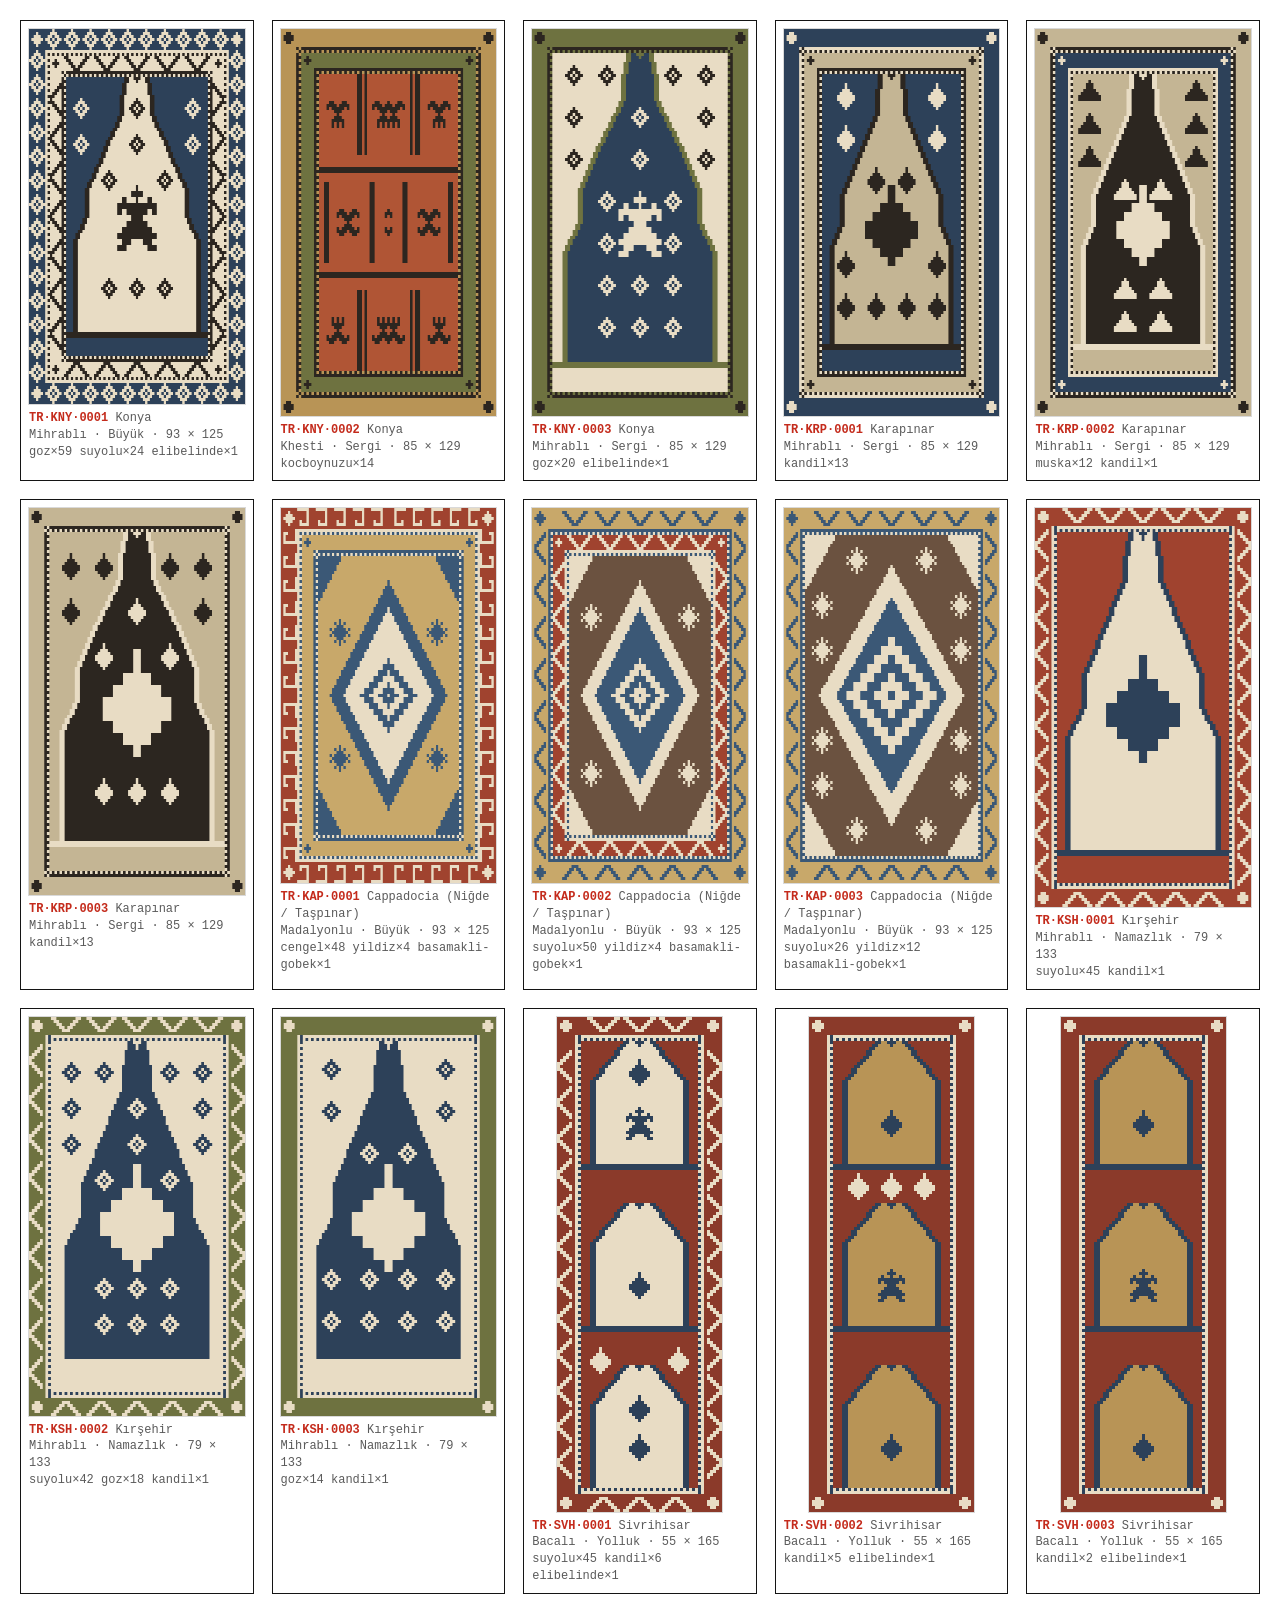
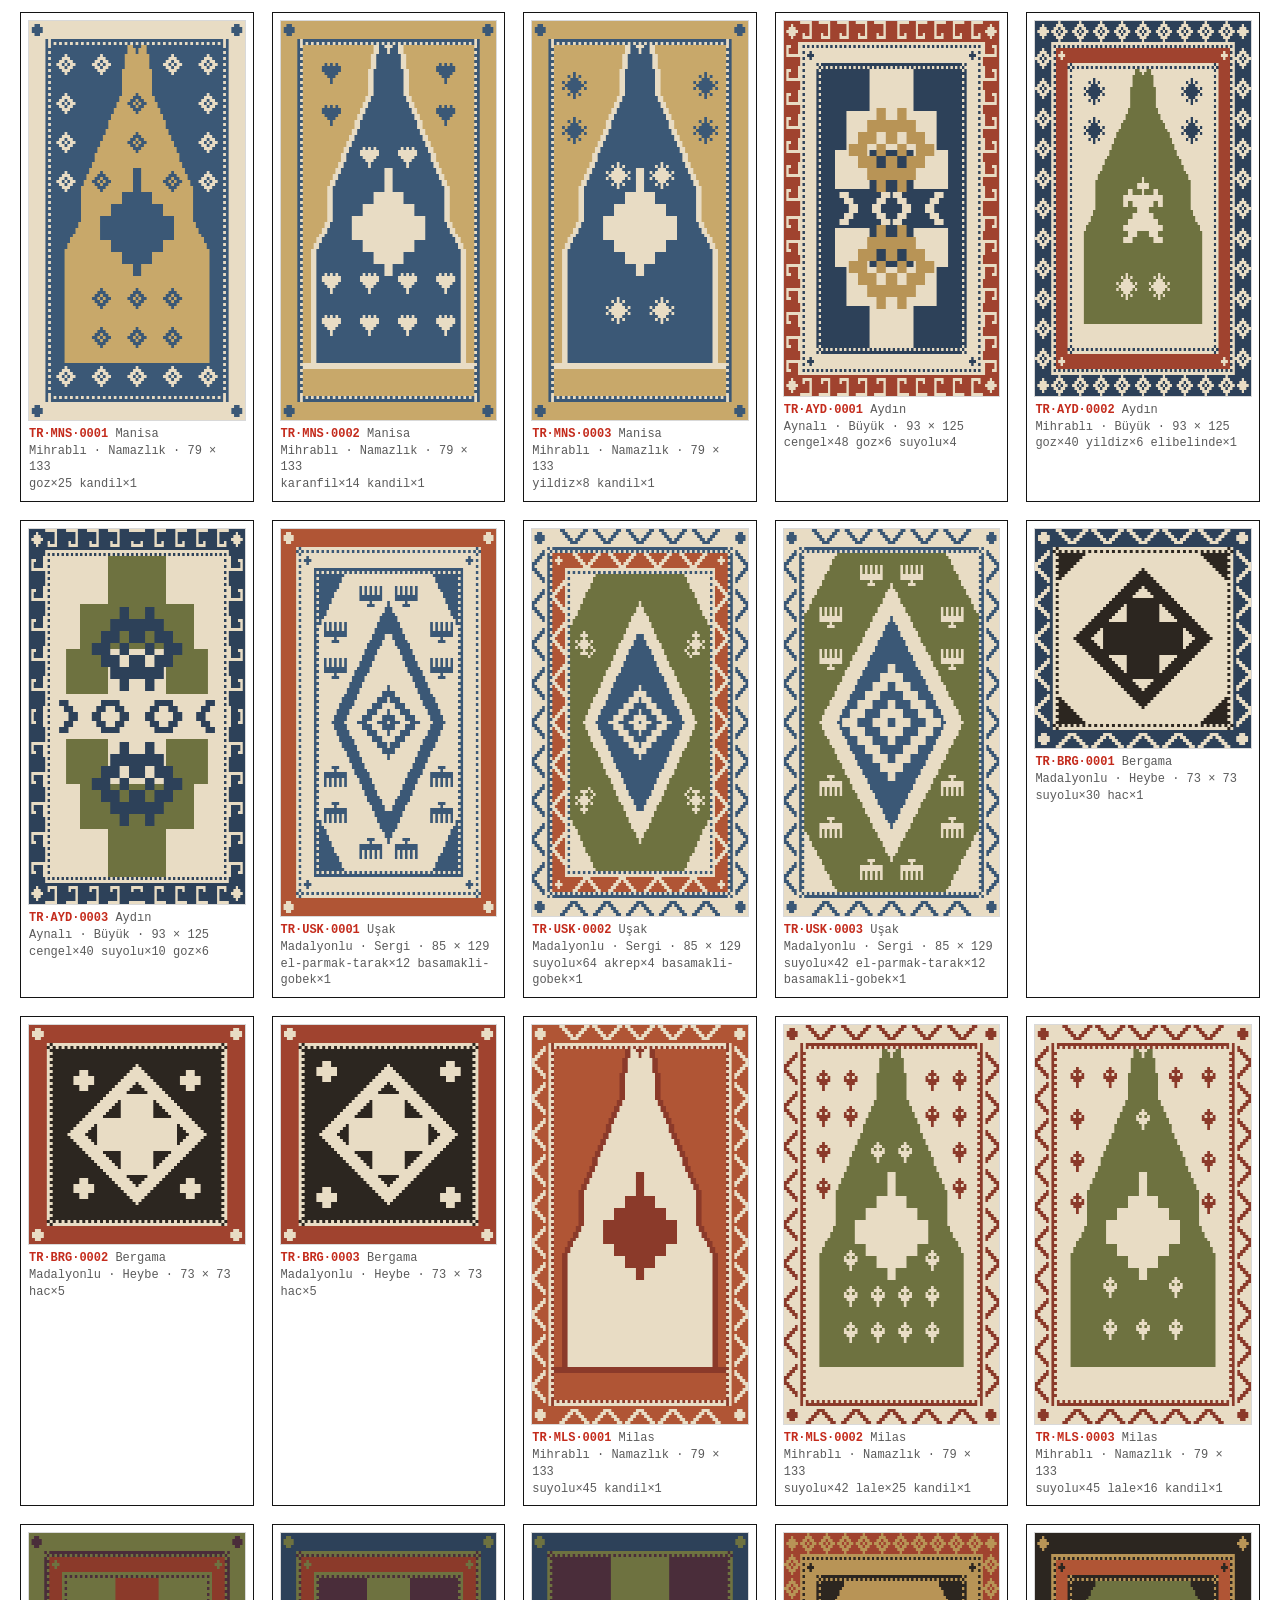
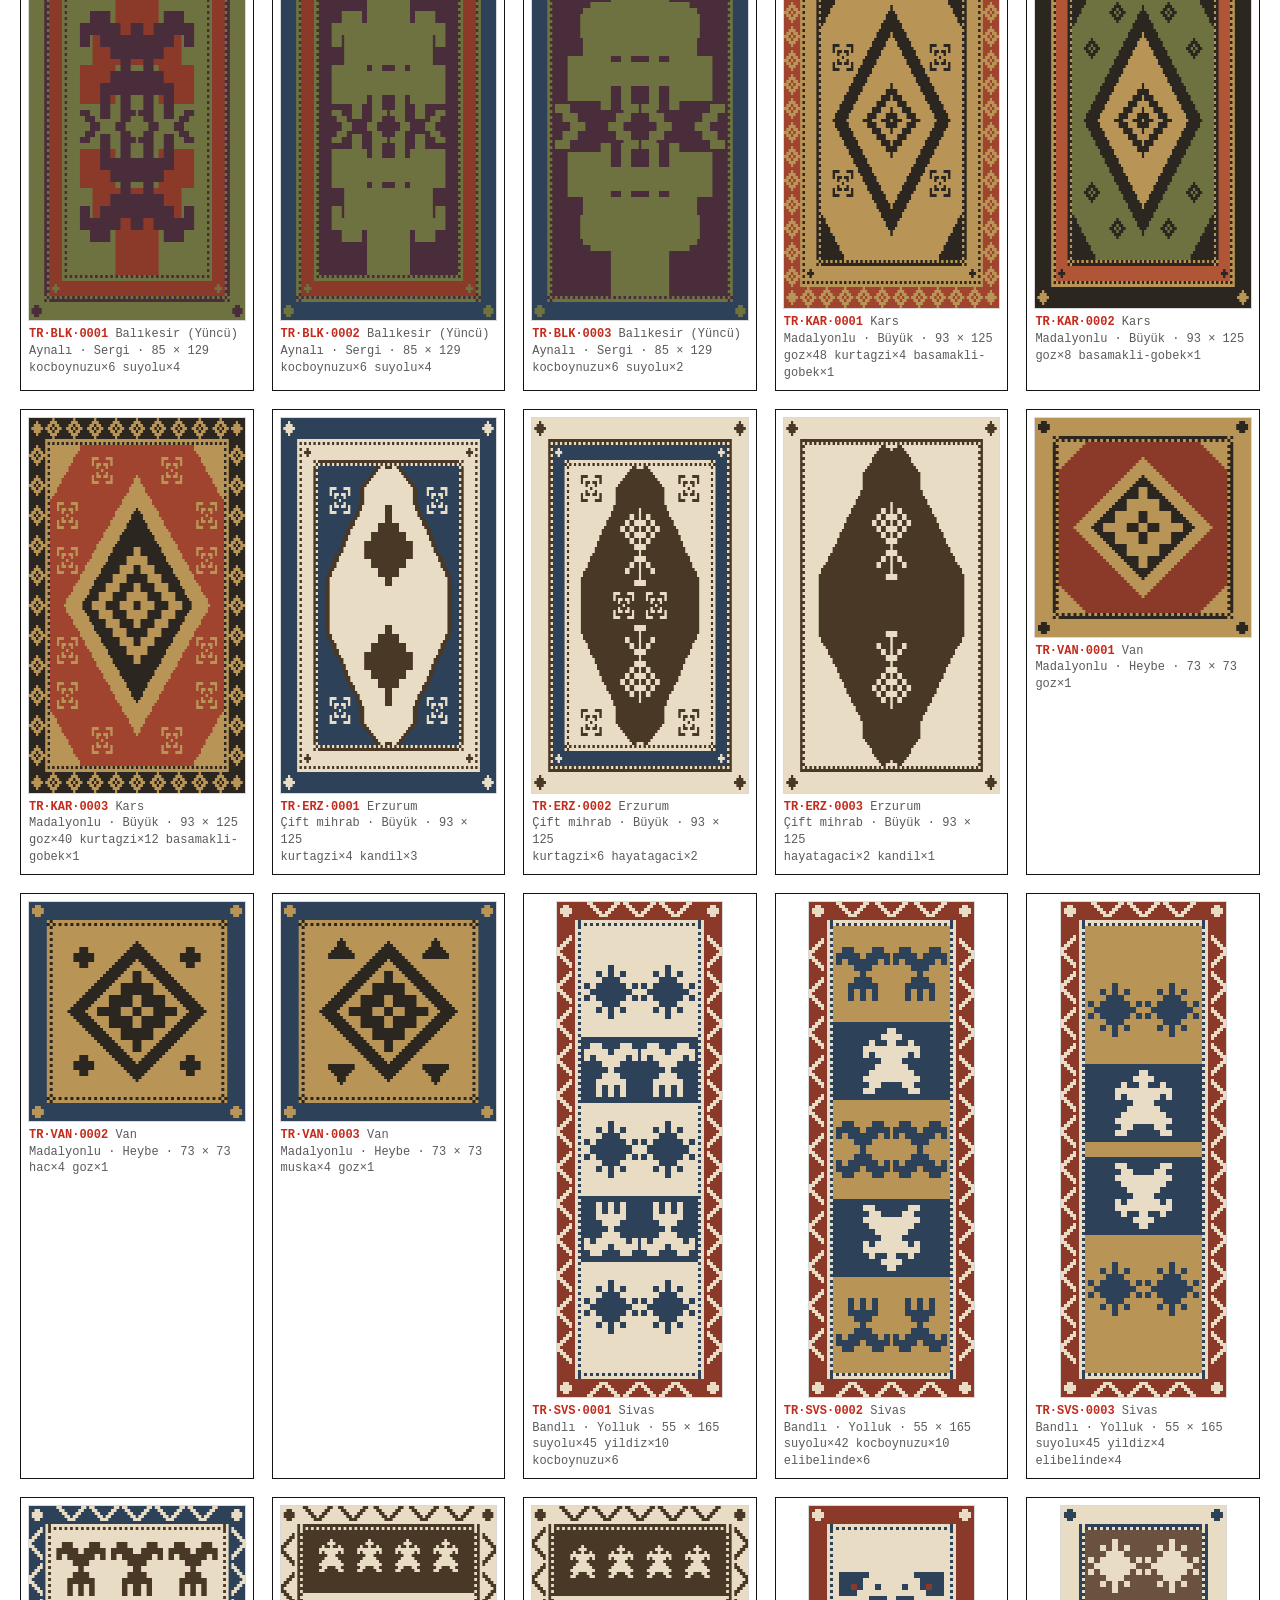
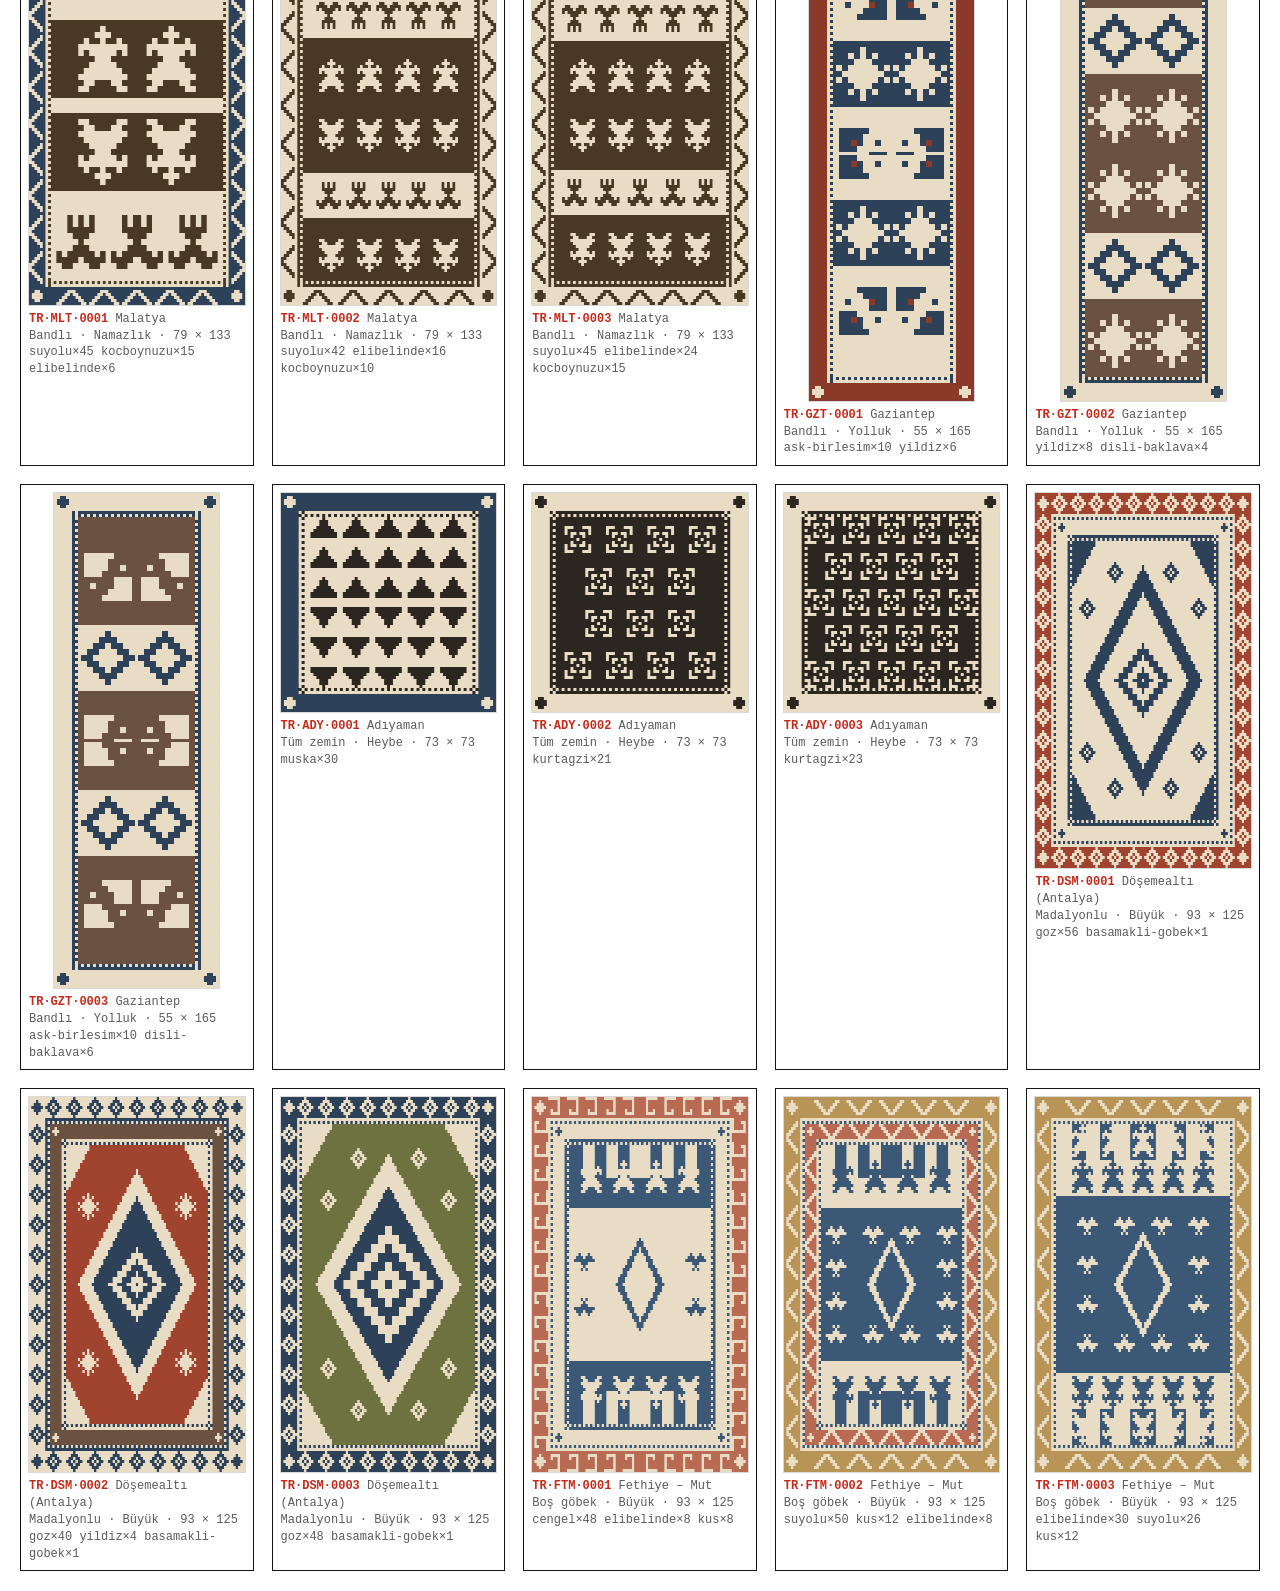
<file: tools/plates.html>
<!DOCTYPE html>
<html lang="en"><head><meta charset="utf-8"><title>Plates — sanity sheet</title>
<style>
  body{margin:0;background:#fff;color:#141414;font:12px/1.4 "IBM Plex Mono",Menlo,monospace;padding:20px}
  .grid{display:grid;grid-template-columns:repeat(var(--cols,5),1fr);gap:18px}
  .cell{border:1px solid #141414;padding:8px}
  .cell canvas{display:block;max-width:100%;height:auto;outline:1px solid rgba(20,20,20,.16);margin:0 auto}
  .cap{margin-top:6px;color:rgba(20,20,20,.7)}
  .cap b{color:#C42B1C}
</style></head>
<body>
<div class="grid" id="grid"></div>
<script src="../vendor/p5.min.js"></script>
<script type="module">
  import { loadData, weave } from '../src/generator.js';
  import { paintLoom } from '../src/loom.js';
  const u = new URL(location.href);
  const data = await loadData('../data/');
  const regions = (u.searchParams.get('regions') || data.regions.regions.map(r => r.key).join(',')).split(',');
  const seeds = (u.searchParams.get('seeds') || '1,2,3').split(',').map(Number);
  const cols = Number(u.searchParams.get('cols') || 5);
  document.getElementById('grid').style.setProperty('--cols', cols);
  const cs = Number(u.searchParams.get('cs') || 3);
  for (const rk of regions) for (const s of seeds) {
    const spec = weave(data, { region: rk, seed: s });
    const cell = document.createElement('div'); cell.className = 'cell';
    const holder = document.createElement('div'); cell.appendChild(holder);
    const cap = document.createElement('div'); cap.className = 'cap';
    cap.innerHTML = `<b>${spec.accession}</b> ${spec.region.name}<br>${spec.comp.name} · ${spec.ratio.name} · ${spec.loomCount}<br>${spec.inventory.map(i => i.key + '×' + i.n).join(' ')}`;
    cell.appendChild(cap);
    document.getElementById('grid').appendChild(cell);
    new p5(p => {
      p.setup = () => { const c = p.createCanvas(spec.gridW * cs, spec.gridH * cs); c.parent(holder); p.pixelDensity(1); p.noSmooth(); p.noLoop(); };
      p.draw = () => { p.background('#fff'); paintLoom(p, spec.loom, { cellSize: cs, seed: spec.seed, rng: spec.rng, aging: false, fray: false, weave: spec.weave, ivory: data.dyes.ivory_wool.hex }); };
    });
  }
  document.title = 'plates ready';
</script>
</body></html>
</file>
<file: style.css>
/* The Kilim Library — a conservator's catalog, not a website.
   Single light theme, painted explicitly so it holds on any host.
   Palette: white, near-black, one red. No gradients, no shadows, no radii. */

:root {
  --paper: #ffffff;
  --ink: #141414;
  --ink-soft: rgba(20, 20, 20, .56);
  --accent: #C42B1C;
  --on-accent: #ffffff;
  --hair: rgba(20, 20, 20, .16);
  --hair-2: rgba(20, 20, 20, .08);
  --lift: rgba(196, 43, 28, .05);
  --serif: Spectral, Georgia, "Times New Roman", serif;
  --mono: "IBM Plex Mono", Menlo, Consolas, monospace;
  --measure: 66ch;
  --gutter: clamp(16px, 4vw, 56px);
  color-scheme: light;
}

* { box-sizing: border-box; }
html { background: var(--paper); }
body {
  margin: 0;
  background: var(--paper);
  color: var(--ink);
  font-family: var(--serif);
  font-size: 17px;
  line-height: 1.5;
  font-weight: 400;
  -webkit-font-smoothing: antialiased;
  overflow-x: hidden;
}
a { color: inherit; text-decoration-color: var(--hair); text-underline-offset: .18em; }
a:hover { color: var(--accent); text-decoration-color: currentColor; }
:focus-visible { outline: 2px solid var(--accent); outline-offset: 2px; }
.mono { font-family: var(--mono); font-size: 12.5px; letter-spacing: .02em; }
.accent { color: var(--accent); }
.visually-hidden { position: absolute; width: 1px; height: 1px; overflow: hidden; clip: rect(0 0 0 0); white-space: nowrap; }
.skip { position: absolute; left: -999px; top: 8px; background: var(--paper); padding: 6px 10px; font-family: var(--mono); font-size: 12px; }
.skip:focus { left: 8px; z-index: 100; }
canvas { display: block; }

/* ---------- masthead */
.masthead { padding: 48px var(--gutter) 28px; border-bottom: 2px solid var(--ink); }
.eyebrow { margin: 0 0 18px; color: var(--ink-soft); text-transform: uppercase; letter-spacing: .14em; font-size: 11.5px; }
.masthead h1 { font-size: clamp(34px, 5vw, 60px); line-height: 1.05; font-weight: 400; margin: 0 0 26px; letter-spacing: -.01em; text-wrap: balance; max-width: 16ch; }
.subtitle { font-style: italic; font-weight: 300; font-size: clamp(18px, 2.2vw, 24px); margin: 0 0 26px; color: var(--ink-soft); }
.lede { max-width: var(--measure); margin: 0; font-size: 18px; line-height: 1.55; }

/* ---------- sections */
.section { padding: 40px var(--gutter) 48px; border-bottom: 1px solid var(--hair); }
.section-head { display: flex; align-items: baseline; gap: 16px; margin-bottom: 22px; }
.section-head .num { color: var(--accent); font-weight: 500; }
.section-head h2 { font-size: clamp(24px, 3vw, 34px); font-weight: 400; margin: 0; line-height: 1.1; }
.section-head .rule { flex: 1; height: 1px; background: var(--hair); transform: translateY(-.35em); min-width: 24px; }
.section-head .count { color: var(--ink-soft); white-space: nowrap; }
.section { overflow-x: hidden; }
.section-note { max-width: var(--measure); color: var(--ink-soft); margin: 0 0 26px; font-size: 16px; }
@media (max-width: 640px) {
  .section-head { flex-wrap: wrap; }
  .section-head .rule { display: none; }
  .section-head .count { width: 100%; white-space: normal; }
}

/* ---------- No. 01 specimen */
.specimen { display: grid; grid-template-columns: minmax(0, 1.25fr) minmax(280px, .9fr); gap: 40px; align-items: start; }
@media (max-width: 900px) { .specimen { grid-template-columns: 1fr; } }
.plate { margin: 0; position: relative; }
.mat { background: var(--paper); border: 1px solid var(--ink); padding: clamp(14px, 3vw, 32px); }
.mat canvas { outline: 1px solid var(--hair); max-width: 100%; height: auto; image-rendering: pixelated; }
.label {
  position: absolute; z-index: 5; pointer-events: none; max-width: 240px;
  background: var(--paper); border: 1px solid var(--ink); padding: 8px 10px; line-height: 1.35;
}
.label .tr { font-family: var(--serif); font-size: 17px; letter-spacing: 0; display: block; }
.label .en { color: var(--ink-soft); display: block; margin-bottom: 4px; }
.label .meaning { font-family: var(--serif); font-size: 14px; letter-spacing: 0; display: block; }

.acc-block { border-top: 2px solid var(--ink); padding-top: 8px; }
.acc-head { color: var(--accent); font-weight: 500; padding-bottom: 8px; border-bottom: 2px solid var(--ink); letter-spacing: .08em; }
.acc-rows { margin: 0; }
.acc-rows > div { display: grid; grid-template-columns: 128px 1fr; gap: 12px; padding: 7px 0; border-bottom: 1px solid var(--hair-2); }
.acc-rows dt { color: var(--ink-soft); }
.acc-rows dd { margin: 0; overflow-wrap: anywhere; }
.spec-title { font-weight: 400; font-size: 24px; margin: 26px 0 6px; line-height: 1.15; }
.spec-desc { margin: 0 0 22px; color: var(--ink); font-size: 16px; }
.actions { display: flex; flex-wrap: wrap; gap: 10px; align-items: center; }
.btn {
  background: var(--paper); color: var(--ink); border: 1px solid var(--ink); padding: 9px 14px; cursor: pointer;
  font-family: var(--mono); font-size: 12.5px; letter-spacing: .02em; line-height: 1;
}
.btn .tr { color: var(--ink-soft); }
.btn:hover { background: var(--accent); color: var(--on-accent); border-color: var(--accent); }
.btn:hover .tr { color: var(--on-accent); opacity: .8; }
.btn[disabled] { opacity: .5; cursor: default; }
.select select {
  appearance: none; -webkit-appearance: none; background: var(--paper); color: var(--ink); border: 1px solid var(--ink);
  padding: 9px 30px 9px 12px; font-family: var(--mono); font-size: 12.5px; cursor: pointer; line-height: 1;
  background-image: url("data:image/svg+xml,%3Csvg xmlns='http://www.w3.org/2000/svg' width='10' height='6'%3E%3Cpath d='M0 0l5 6 5-6z' fill='%23141414'/%3E%3C/svg%3E");
  background-repeat: no-repeat; background-position: right 10px center;
}
.permalink { margin: 18px 0 0; color: var(--ink-soft); overflow-wrap: anywhere; }
.permalink a { color: var(--accent); text-decoration: none; }
.permalink a:hover { text-decoration: underline; }

/* ---------- accordions */
.accordion { border-top: 1px solid var(--ink); }
.acc-item { border-bottom: 1px solid var(--hair); }
.acc-btn {
  width: 100%; display: grid; grid-template-columns: 26px 1fr auto; gap: 14px; align-items: baseline;
  background: none; border: 0; padding: 16px 0; cursor: pointer; text-align: left; color: var(--ink); font: inherit;
}
.acc-btn:hover { background: var(--lift); }
.acc-btn .sign { color: var(--accent); font-family: var(--mono); font-size: 18px; line-height: 1; transform: translateY(-1px); }
.acc-btn .title { font-size: 22px; line-height: 1.15; }
.acc-btn .title .tr { color: var(--ink-soft); font-style: italic; font-weight: 300; margin-left: .5em; }
.acc-btn .meta { color: var(--ink-soft); white-space: nowrap; }
.acc-panel { padding: 0 0 12px 40px; }
.acc-panel[hidden] { display: none; }
@media (max-width: 640px) { .acc-panel { padding-left: 0; } .acc-btn .meta { white-space: normal; } }

/* motif rows inside a category */
.motif-row { border-top: 1px solid var(--hair-2); }
.motif-btn {
  width: 100%; display: grid; grid-template-columns: 56px 1fr auto; gap: 18px; align-items: center;
  background: none; border: 0; padding: 14px 0; cursor: pointer; text-align: left; color: var(--ink); font: inherit;
}
.motif-btn:hover { background: var(--lift); }
.motif-btn .glyph { width: 56px; height: 56px; display: grid; place-items: center; }
.motif-btn .glyph canvas { image-rendering: pixelated; }
.motif-btn .name { font-size: 21px; line-height: 1.1; }
.motif-btn .gloss { display: block; color: var(--ink-soft); font-size: 15px; font-style: italic; font-weight: 300; margin-top: 2px; }
.motif-btn .sign { color: var(--accent); font-family: var(--mono); font-size: 18px; }
.motif-detail { padding: 4px 0 26px 74px; }
.motif-detail[hidden] { display: none; }
@media (max-width: 640px) { .motif-detail { padding-left: 0; } }
.motif-detail .meaning { font-size: 18px; margin: 0 0 8px; max-width: var(--measure); }
.motif-detail .regions { color: var(--ink-soft); margin: 0 0 4px; }
.motif-detail .regions a { color: var(--ink); }
.motif-detail .facts { color: var(--ink-soft); margin: 0 0 18px; }

/* variations */
.var-group { margin-top: 22px; }
.var-head { display: flex; align-items: baseline; gap: 12px; margin-bottom: 10px; }
.var-head .k { color: var(--accent); font-weight: 500; text-transform: uppercase; letter-spacing: .1em; font-size: 11px; }
.var-head .h { font-size: 17px; }
.var-head .n { color: var(--ink-soft); margin-left: auto; }
.var-note { margin: 0 0 12px; max-width: var(--measure); font-style: italic; font-weight: 300; font-size: 16px; }
.var-strip { display: flex; flex-wrap: wrap; gap: 14px; }
.swatch { width: 112px; }
.swatch .box { width: 112px; height: 112px; display: grid; place-items: center; border: 1px solid var(--hair); background: var(--paper); overflow: hidden; }
.swatch .box canvas { image-rendering: pixelated; }
.swatch .cap { color: var(--ink-soft); margin-top: 6px; line-height: 1.3; font-size: 11.5px; }
.swatch .cap b { color: var(--ink); font-weight: 500; }
.swatch.pending .box { border-style: dashed; }
.hand-control { display: flex; align-items: center; gap: 12px; margin: 0 0 12px; color: var(--ink-soft); }
.hand-control input[type=range] { width: 160px; accent-color: var(--accent); }
.hand-control output { color: var(--ink); min-width: 4ch; }
.more { margin-top: 12px; }
.trace-note { color: var(--ink-soft); margin: 10px 0 0; }

/* ---------- No. 03 regions */
.region-btn .title { font-family: var(--mono); font-size: 15px; letter-spacing: .02em; }
.region-btn .title .group { color: var(--ink-soft); margin-left: 1em; font-size: 12px; }
.region-detail .signature { font-size: 17px; max-width: var(--measure); margin: 4px 0 12px; }
.region-detail .facts { color: var(--ink-soft); margin: 0 0 6px; }
.dyes { display: flex; gap: 6px; flex-wrap: wrap; margin: 8px 0 14px; }
.dye { display: inline-flex; align-items: center; gap: 6px; color: var(--ink-soft); }
.dye i { width: 16px; height: 16px; display: inline-block; border: 1px solid var(--hair); }
.chips { display: flex; flex-wrap: wrap; gap: 10px; margin-top: 6px; }
.chip {
  display: inline-flex; align-items: center; gap: 8px; border: 1px solid var(--hair); padding: 5px 10px 5px 5px;
  text-decoration: none; color: var(--ink);
}
.chip:hover { border-color: var(--accent); color: var(--accent); background: var(--lift); }
.chip canvas { image-rendering: pixelated; }
.chip .tr { font-family: var(--serif); font-size: 15px; letter-spacing: 0; }
.chip .en { color: var(--ink-soft); }
.thin { color: var(--ink-soft); font-style: italic; }

/* ---------- colophon */
.colophon { padding: 36px var(--gutter) 60px; color: var(--ink-soft); }
.colophon p { max-width: var(--measure); margin: 0 0 12px; line-height: 1.55; }
.colophon .quiet { margin-top: 24px; }

/* ---------- motion */
@media (prefers-reduced-motion: no-preference) {
  .acc-btn, .motif-btn, .btn, .chip { transition: background-color .15s ease, color .15s ease, border-color .15s ease; }
}
@media (prefers-reduced-motion: reduce) { * { transition: none !important; scroll-behavior: auto !important; } }
html { scroll-behavior: smooth; }
</file>
